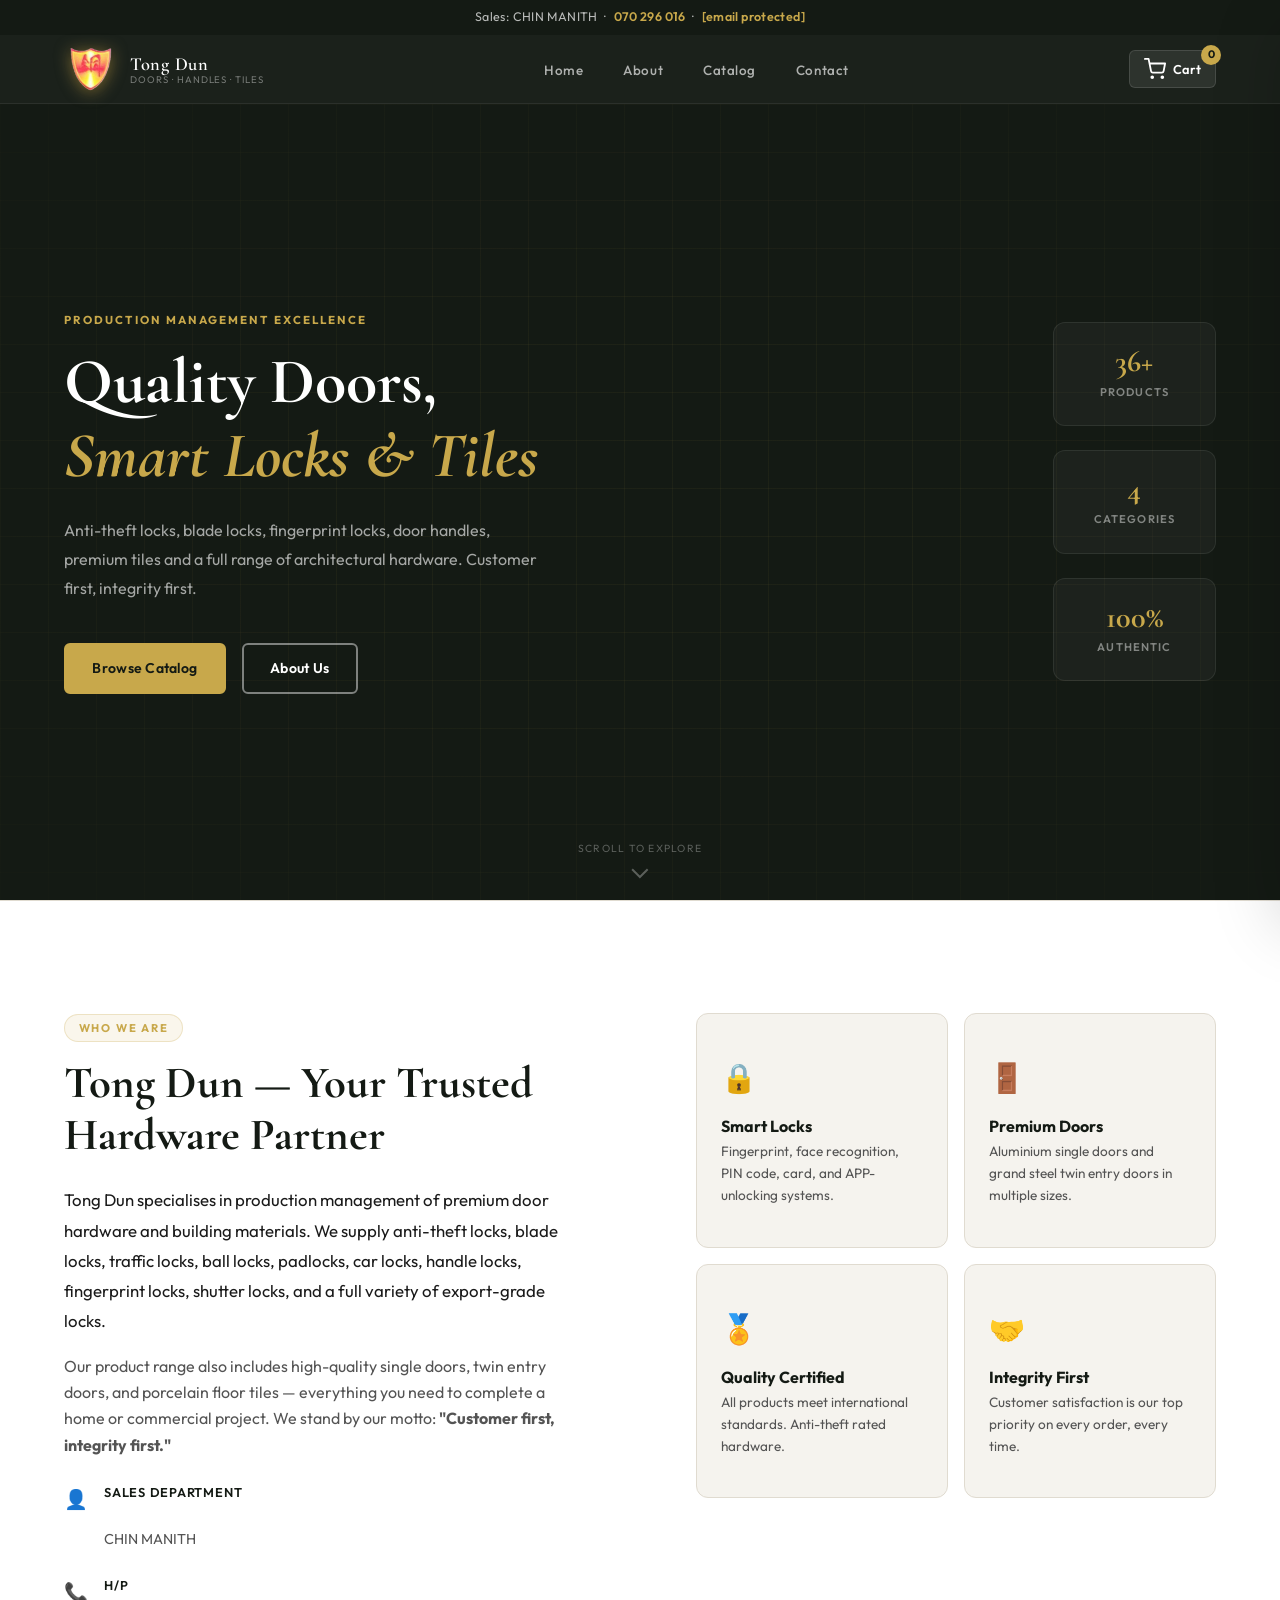
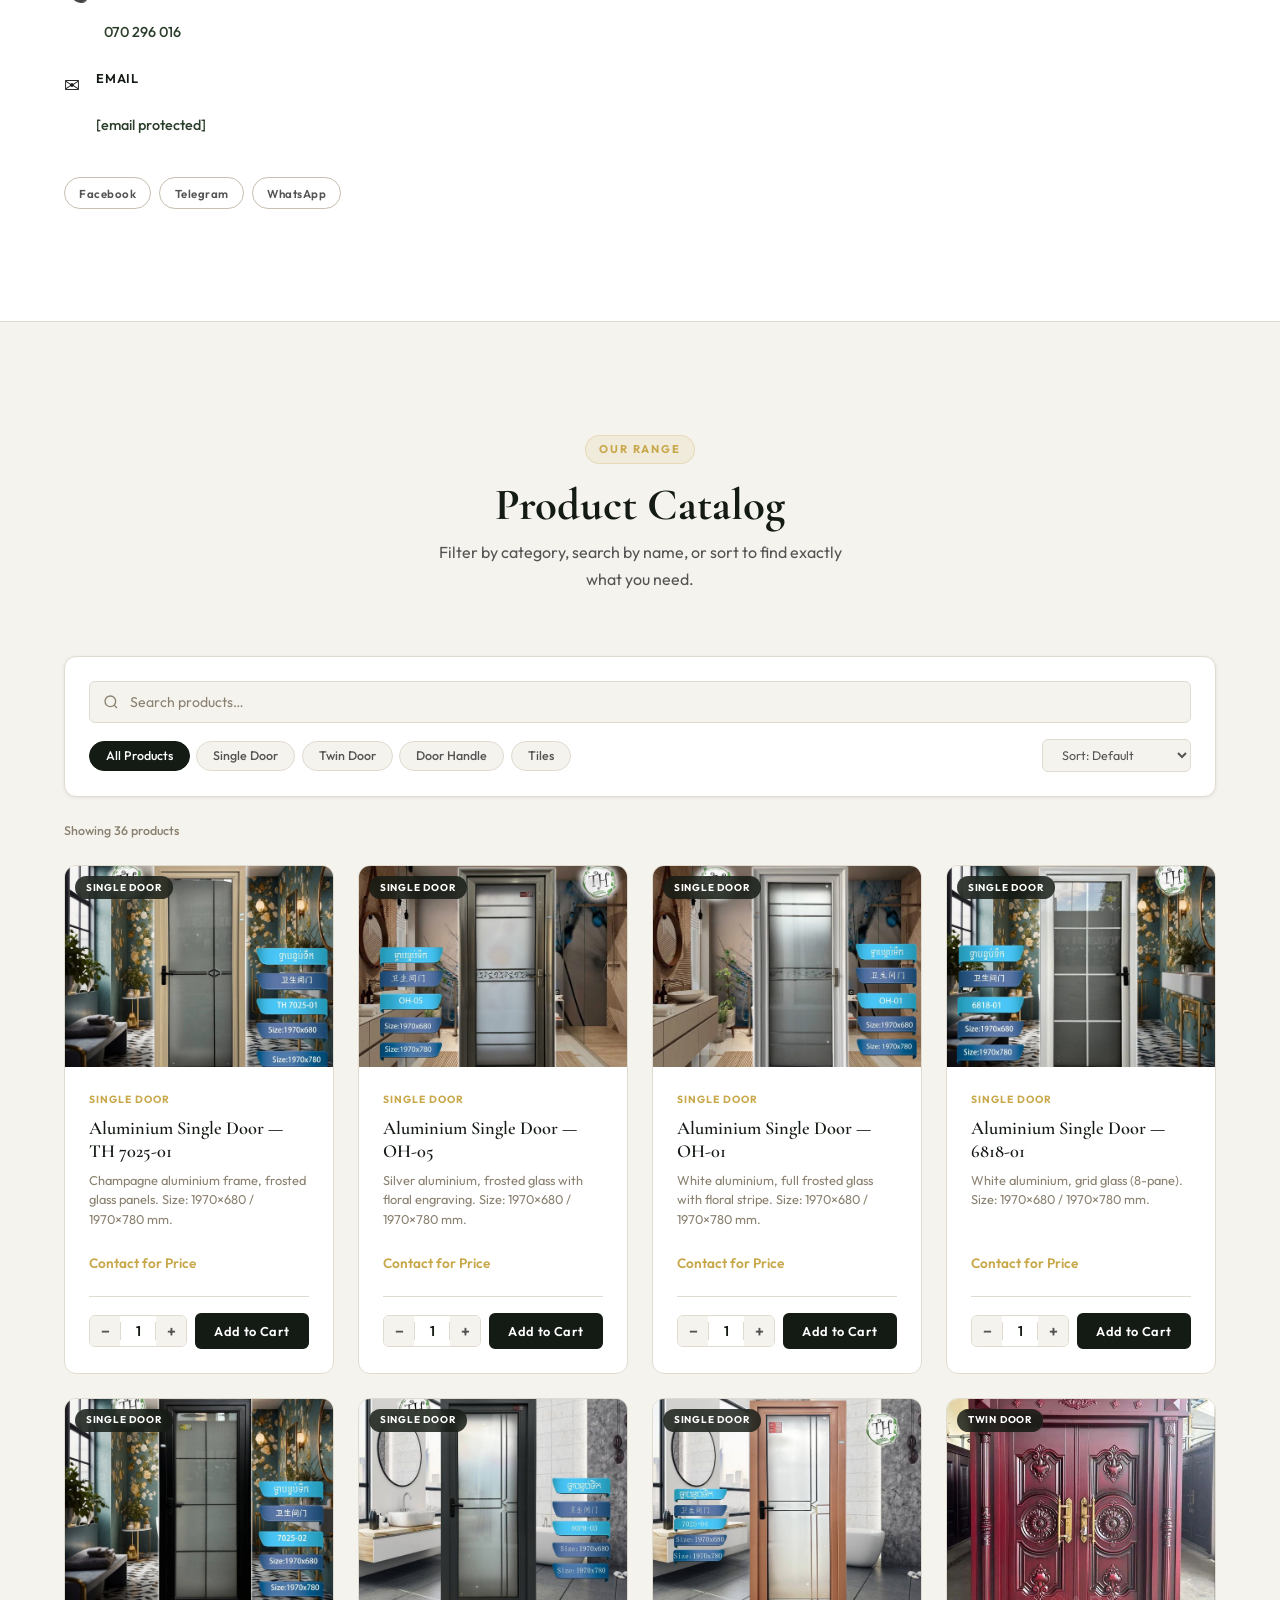
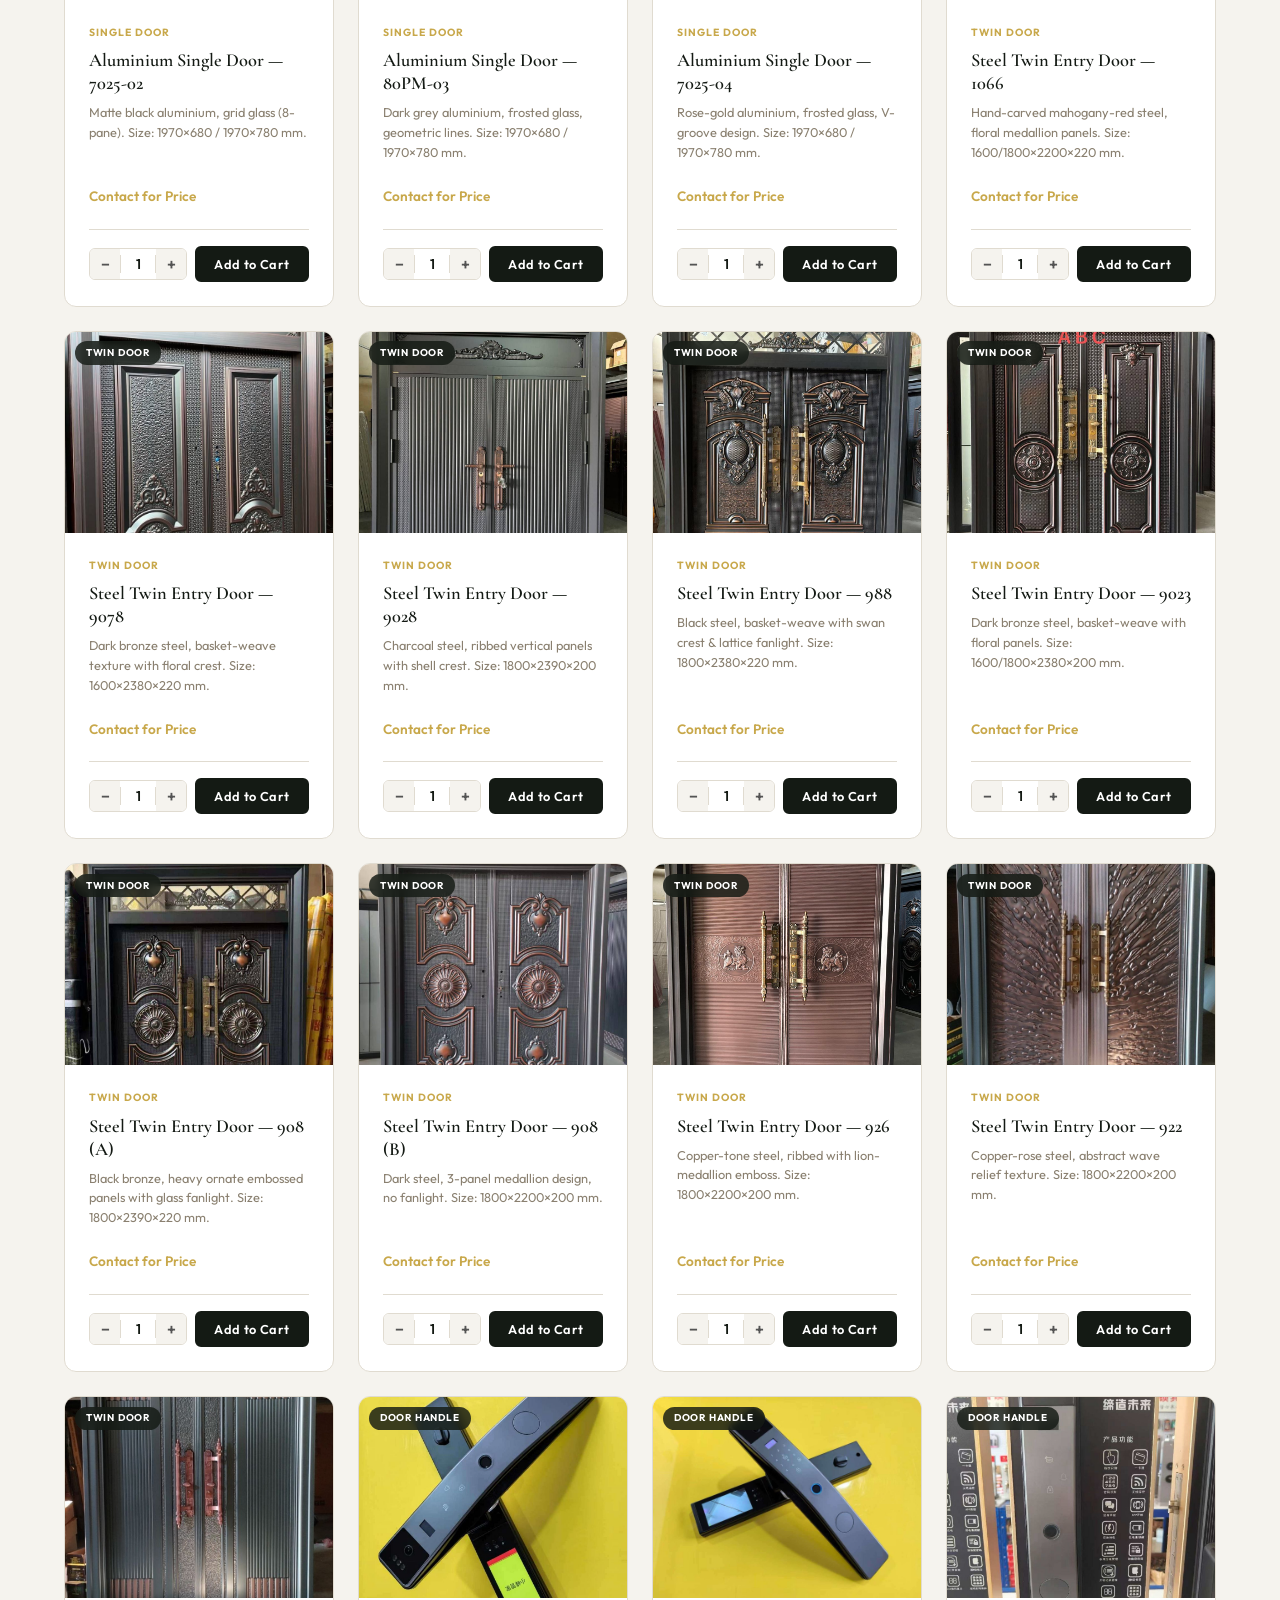
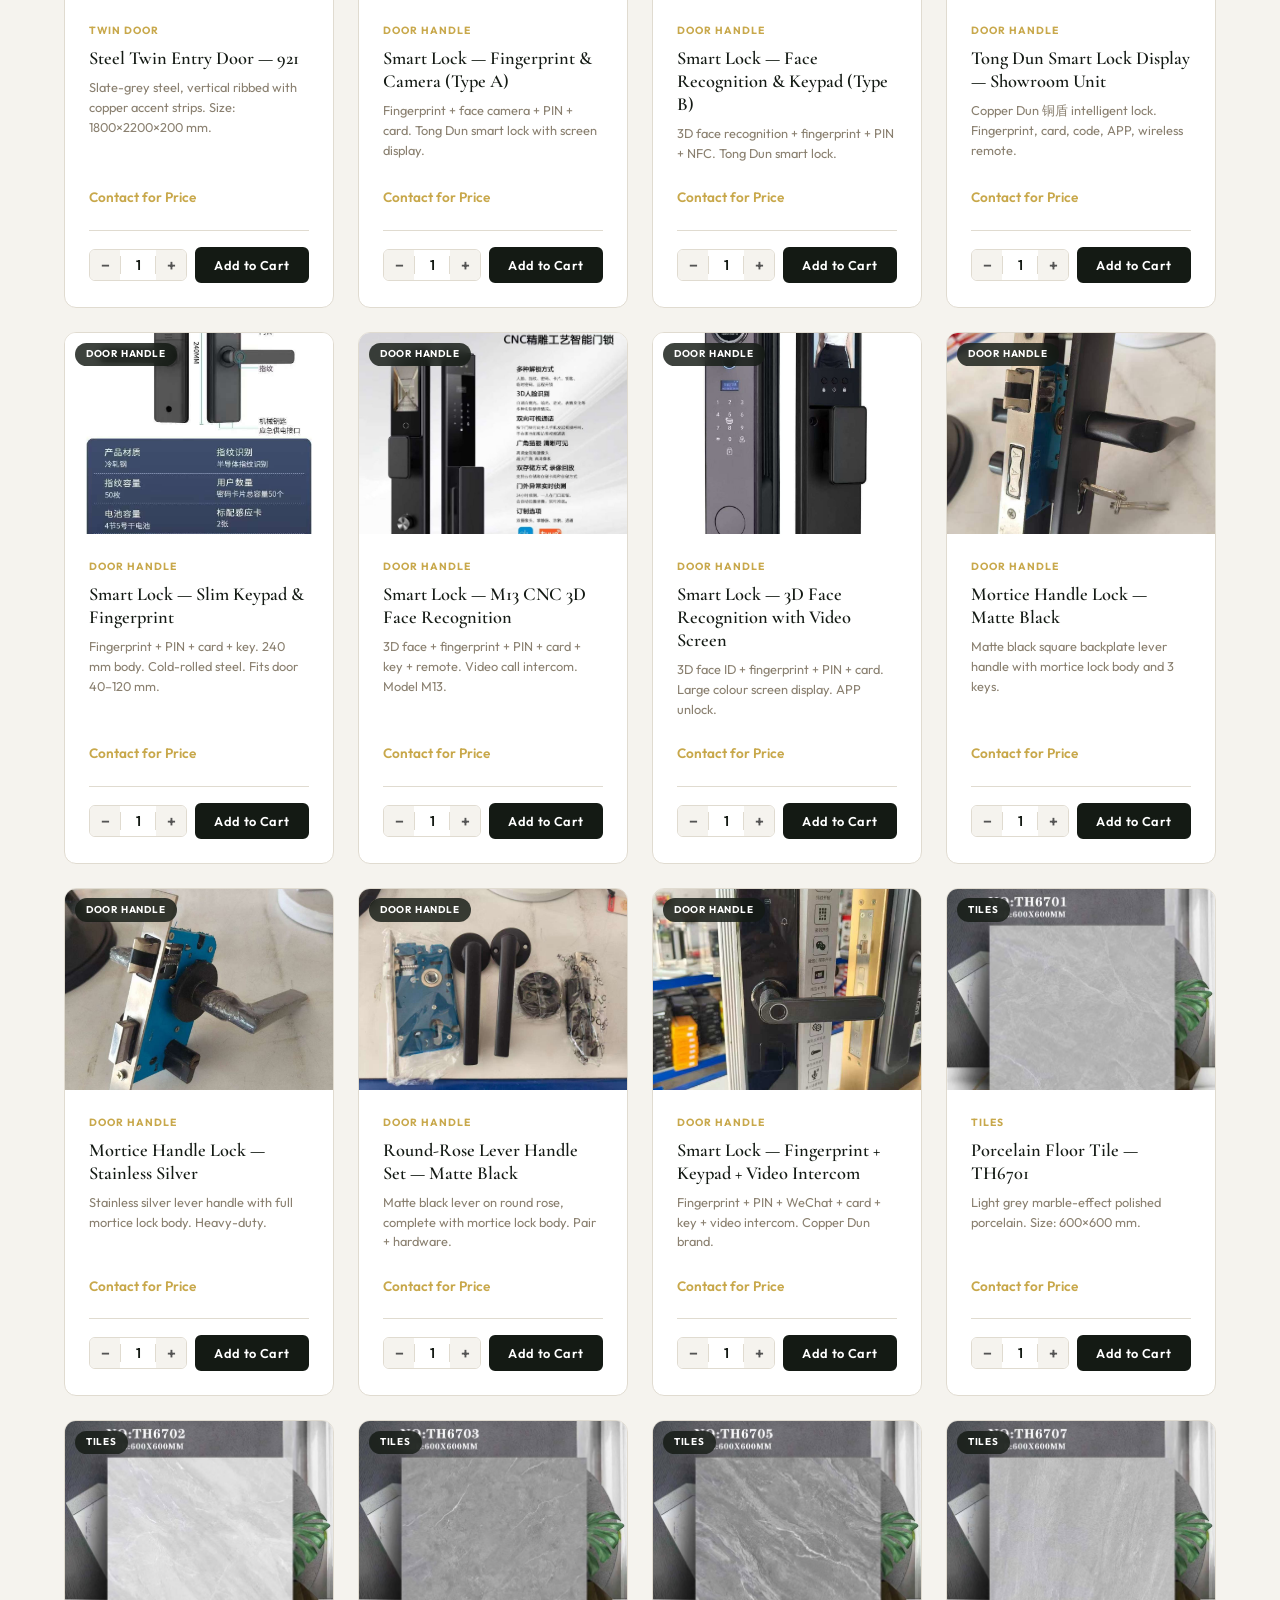
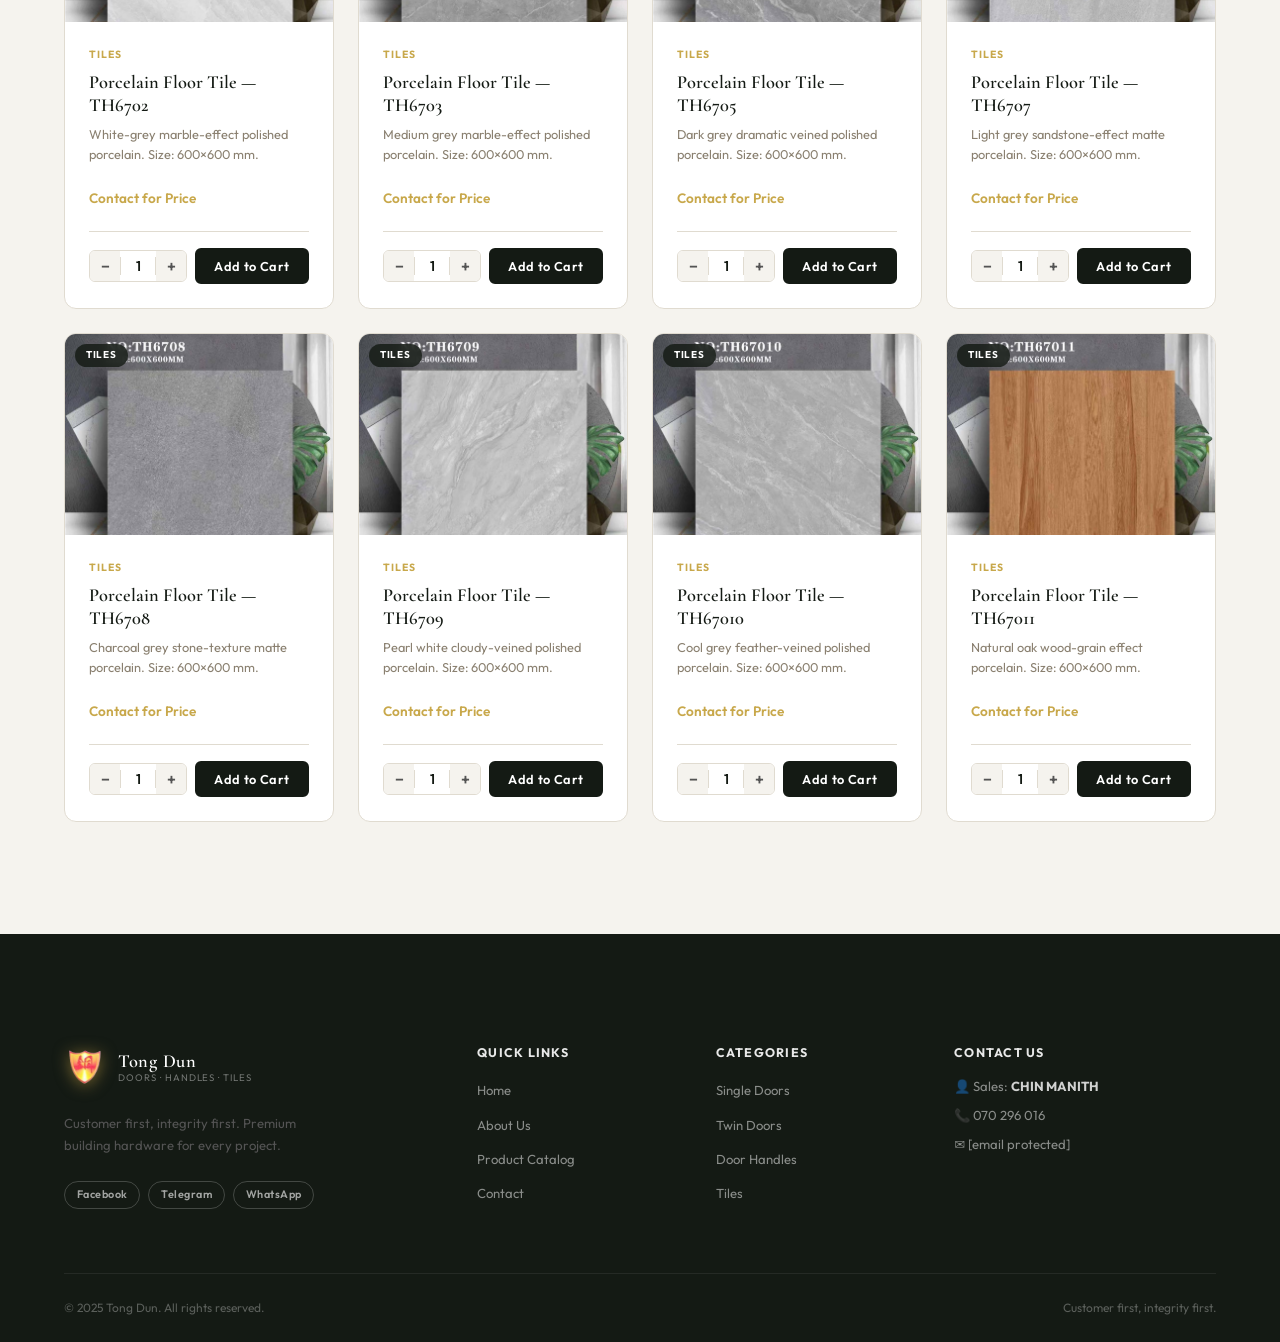
<file: index.html>
<!DOCTYPE html>
<html lang="en">
<head>
  <meta charset="UTF-8" />
  <meta name="viewport" content="width=device-width, initial-scale=1.0" />
  <title>Tong Dun — Doors, Handles & Tiles</title>
  <!-- Favicon — shows your Tong Dun logo on the browser tab -->
  <link rel="icon"             type="image/png" href="logo/TongDun.png" />
  <link rel="shortcut icon"   type="image/png" href="logo/TongDun.png" />
  <link rel="apple-touch-icon"                 href="logo/TongDun.png" />
  <link rel="preconnect" href="https://fonts.googleapis.com" />
  <link rel="preconnect" href="https://fonts.gstatic.com" crossorigin />
  <link href="https://fonts.googleapis.com/css2?family=Cormorant+Garamond:wght@500;600;700&family=Outfit:wght@300;400;500;600;700&display=swap" rel="stylesheet" />
  <link rel="stylesheet" href="style.css" />
</head>
<body>

  <!-- ═══ ANNOUNCEMENT BAR ═══ -->
  <div class="announcement-bar">
    Sales: CHIN MANITH &nbsp;·&nbsp;
    <a href="tel:070296016">070 296 016</a> &nbsp;·&nbsp;
    <a href="/cdn-cgi/l/email-protection#96f5fef7e4fbf5f9f7fad6f1fbf7fffab8f5f9fb"><span class="__cf_email__" data-cfemail="0e6d666f7c636d616f624e69636f6762206d6163">[email&#160;protected]</span></a>
  </div>

  <!-- ═══ HEADER ═══ -->
  <header class="site-header" id="top">
    <div class="header-inner container">

      <!-- LOGO — uses your real TongDun.png logo image -->
      <a href="#top" class="brand">
        <div class="logo-img-wrap">
          <img src="logo/TongDun.png" alt="Tong Dun Logo" class="logo-img" />
        </div>
        <div class="brand-text">
          <span class="brand-name">Tong Dun</span>
          <span class="brand-sub">Doors · Handles · Tiles</span>
        </div>
      </a>

      <nav class="main-nav" id="mainNav">
        <ul>
          <li><a href="#home"    class="nav-link">Home</a></li>
          <li><a href="#about"   class="nav-link">About</a></li>
          <li><a href="#catalog" class="nav-link">Catalog</a></li>
          <li><a href="#contact" class="nav-link">Contact</a></li>
        </ul>
      </nav>

      <div class="header-actions">
        <button class="cart-toggle-btn" id="cartToggleBtn" aria-label="Open shopping cart">
          <span class="cart-icon">
            <svg width="22" height="22" viewBox="0 0 24 24" fill="none" stroke="currentColor" stroke-width="2" stroke-linecap="round" stroke-linejoin="round">
              <circle cx="9" cy="21" r="1"/><circle cx="20" cy="21" r="1"/>
              <path d="M1 1h4l2.68 13.39a2 2 0 0 0 2 1.61h9.72a2 2 0 0 0 2-1.61L23 6H6"/>
            </svg>
          </span>
          <span class="cart-badge" id="cartBadge">0</span>
          <span class="cart-label">Cart</span>
        </button>
        <button class="nav-toggle" id="navToggle" aria-label="Toggle navigation">
          <span></span><span></span><span></span>
        </button>
      </div>

    </div>
  </header>

  <!-- ═══ HERO ═══ -->
  <section class="hero" id="home">
    <div class="hero-bg-grid"></div>
    <div class="container hero-content">
      <div class="hero-text-block">
        <p class="hero-eyebrow">Production Management Excellence</p>
        <h1 class="hero-headline">Quality Doors,<br><em>Smart Locks & Tiles</em></h1>
        <p class="hero-sub">
          Anti-theft locks, blade locks, fingerprint locks, door handles, premium tiles
          and a full range of architectural hardware. Customer first, integrity first.
        </p>
        <div class="hero-cta-group">
          <a href="#catalog" class="btn btn-primary">Browse Catalog</a>
          <a href="#about"   class="btn btn-outline">About Us</a>
        </div>
      </div>
      <div class="hero-stats-block">
        <div class="hero-stat">
          <span class="stat-val">36+</span>
          <span class="stat-lbl">Products</span>
        </div>
        <div class="hero-stat">
          <span class="stat-val">4</span>
          <span class="stat-lbl">Categories</span>
        </div>
        <div class="hero-stat">
          <span class="stat-val">100%</span>
          <span class="stat-lbl">Authentic</span>
        </div>
      </div>
    </div>
    <div class="hero-scroll-hint">
      <span>Scroll to explore</span>
      <div class="scroll-arrow"></div>
    </div>
  </section>

  <!-- ═══ ABOUT ═══ -->
  <section class="about" id="about">
    <div class="container">
      <div class="about-grid">

        <div class="about-info">
          <span class="section-label">Who We Are</span>
          <h2>Tong Dun — Your Trusted Hardware Partner</h2>
          <p class="about-lead">
            Tong Dun specialises in production management of premium door hardware and building materials.
            We supply anti-theft locks, blade locks, traffic locks, ball locks, padlocks,
            car locks, handle locks, fingerprint locks, shutter locks, and a full variety of export-grade locks.
          </p>
          <p class="about-body">
            Our product range also includes high-quality single doors, twin entry doors, and porcelain
            floor tiles — everything you need to complete a home or commercial project. We stand by our motto:
            <strong>"Customer first, integrity first."</strong>
          </p>



          <ul class="info-list">
            <li>
              <span class="info-icon">👤</span>
              <div>
                <strong>Sales Department</strong><br>
                CHIN MANITH
              </div>
            </li>
            <li>
              <span class="info-icon">📞</span>
              <div>
                <strong>H/P</strong><br>
                <a href="tel:070296016">070 296 016</a>
              </div>
            </li>
            <li>
              <span class="info-icon">✉️</span>
              <div>
                <strong>Email</strong><br>
                <a href="/cdn-cgi/l/email-protection#2c4f444d5e414f434d406c4b414d4540024f4341"><span class="__cf_email__" data-cfemail="3a59525b485759555b567a5d575b535614595557">[email&#160;protected]</span></a>
              </div>
            </li>
          </ul>

          <div class="social-row">
            <a href="#" class="social-pill">Facebook</a>
            <a href="#" class="social-pill">Telegram</a>
            <a href="#" class="social-pill">WhatsApp</a>
          </div>
        </div>

        <div class="about-features">
          <div class="feat-card">
            <div class="feat-icon">🔒</div>
            <h3>Smart Locks</h3>
            <p>Fingerprint, face recognition, PIN code, card, and APP-unlocking systems.</p>
          </div>
          <div class="feat-card">
            <div class="feat-icon">🚪</div>
            <h3>Premium Doors</h3>
            <p>Aluminium single doors and grand steel twin entry doors in multiple sizes.</p>
          </div>
          <div class="feat-card">
            <div class="feat-icon">🏅</div>
            <h3>Quality Certified</h3>
            <p>All products meet international standards. Anti-theft rated hardware.</p>
          </div>
          <div class="feat-card">
            <div class="feat-icon">🤝</div>
            <h3>Integrity First</h3>
            <p>Customer satisfaction is our top priority on every order, every time.</p>
          </div>
        </div>

      </div>
    </div>
  </section>

  <!-- ═══ CATALOG ═══ -->
  <section class="catalog" id="catalog">
    <div class="container">
      <div class="catalog-heading">
        <span class="section-label">Our Range</span>
        <h2>Product Catalog</h2>
        <p>Filter by category, search by name, or sort to find exactly what you need.</p>
      </div>

      <!-- TOOLBAR -->
      <div class="toolbar">
        <div class="search-box">
          <svg class="search-ico" width="16" height="16" viewBox="0 0 24 24" fill="none" stroke="currentColor" stroke-width="2"><circle cx="11" cy="11" r="8"/><line x1="21" y1="21" x2="16.65" y2="16.65"/></svg>
          <input type="text" id="searchInput" class="search-input" placeholder="Search products…" autocomplete="off" aria-label="Search products" />
          <button class="search-clear-btn" id="clearSearch" aria-label="Clear">✕</button>
        </div>
        <div class="filter-sort-row">
          <div class="filter-strip" id="filterButtons" role="group" aria-label="Category filters">
            <button class="filter-pill active" data-category="all">All Products</button>
            <button class="filter-pill" data-category="Single Door">Single Door</button>
            <button class="filter-pill" data-category="Twin Door">Twin Door</button>
            <button class="filter-pill" data-category="Door Handle">Door Handle</button>
            <button class="filter-pill" data-category="Tiles">Tiles</button>
          </div>
          <select class="sort-select" id="sortSelect" aria-label="Sort products">
            <option value="default">Sort: Default</option>
            <option value="name-asc">Name: A → Z</option>
            <option value="name-desc">Name: Z → A</option>
            <option value="price-asc">Price: Low → High</option>
            <option value="price-desc">Price: High → Low</option>
          </select>
        </div>
      </div>

      <p class="result-count" id="resultCount"></p>
      <div class="product-grid" id="productGrid"></div>

      <div class="empty-state" id="emptyState" hidden>
        <div class="empty-icon">📦</div>
        <h3>No products found</h3>
        <p>Try adjusting your search or selecting a different category.</p>
        <button class="btn btn-primary" id="resetFiltersBtn">Reset Filters</button>
      </div>
    </div>
  </section>

  <!-- ═══ FOOTER ═══ -->
  <footer class="site-footer" id="contact">
    <div class="container">
      <div class="footer-grid">

        <div class="footer-brand-col">
          <a href="#top" class="brand brand--light">
            <div class="logo-img-wrap logo-img-wrap--sm">
              <img src="logo/TongDun.png" alt="Tong Dun" class="logo-img" />
            </div>
            <div class="brand-text">
              <span class="brand-name">Tong Dun</span>
              <span class="brand-sub">Doors · Handles · Tiles</span>
            </div>
          </a>
          <p class="footer-tagline">Customer first, integrity first. Premium building hardware for every project.</p>
          <div class="social-row">
            <a href="#" class="social-pill social-pill--sm">Facebook</a>
            <a href="#" class="social-pill social-pill--sm">Telegram</a>
            <a href="#" class="social-pill social-pill--sm">WhatsApp</a>
          </div>
        </div>

        <div class="footer-col">
          <h4>Quick Links</h4>
          <ul>
            <li><a href="#home">Home</a></li>
            <li><a href="#about">About Us</a></li>
            <li><a href="#catalog">Product Catalog</a></li>
            <li><a href="#contact">Contact</a></li>
          </ul>
        </div>

        <div class="footer-col">
          <h4>Categories</h4>
          <ul>
            <li><a href="#catalog" data-cat="Single Door">Single Doors</a></li>
            <li><a href="#catalog" data-cat="Twin Door">Twin Doors</a></li>
            <li><a href="#catalog" data-cat="Door Handle">Door Handles</a></li>
            <li><a href="#catalog" data-cat="Tiles">Tiles</a></li>
          </ul>
        </div>

        <div class="footer-col">
          <h4>Contact Us</h4>
          <ul class="footer-contact-list">
            <li>👤 Sales: <strong style="color:rgba(255,255,255,.8)">CHIN MANITH</strong></li>
            <li>📞 <a href="tel:070296016">070 296 016</a></li>
            <li>✉️ <a href="/cdn-cgi/l/email-protection#c7a4afa6b5aaa4a8a6ab87a0aaa6aeabe9a4a8aa"><span class="__cf_email__" data-cfemail="ddbeb5bcafb0beb2bcb19dbab0bcb4b1f3beb2b0">[email&#160;protected]</span></a></li>
          </ul>
        </div>

      </div>
      <div class="footer-bottom">
        <p>© 2025 Tong Dun. All rights reserved.</p>
        <p>Customer first, integrity first.</p>
      </div>
    </div>
  </footer>

  <!-- ═══ CART SIDEBAR ═══ -->
  <div class="cart-overlay" id="cartOverlay"></div>
  <aside class="cart-sidebar" id="cartSidebar" aria-label="Shopping cart">
    <div class="cart-header">
      <h2>Your Cart</h2>
      <button class="cart-close-btn" id="cartCloseBtn" aria-label="Close cart">✕</button>
    </div>
    <div class="cart-items-wrap" id="cartItemsWrap"></div>
    <div class="cart-footer"    id="cartFooter"></div>
  </aside>

  <!-- ═══ PRODUCT DETAIL MODAL ═══ -->
  <div class="modal-overlay" id="modalOverlay" hidden>
    <div class="modal" role="dialog" aria-modal="true" aria-labelledby="modalTitle">
      <button class="modal-close" id="modalClose" aria-label="Close modal">✕</button>
      <div class="modal-body" id="modalBody"></div>
    </div>
  </div>

  <!-- ═══ RECEIPT MODAL ═══ -->
  <div class="receipt-overlay" id="receiptOverlay" hidden>
    <div class="receipt-dialog" id="receiptDialog" role="dialog" aria-modal="true">
      <div class="receipt-actions no-print">
        <button class="btn btn-primary" id="printReceiptBtn">🖨 Print Receipt</button>
        <button class="receipt-close-btn" id="receiptCloseBtn">✕ Close</button>
      </div>
      <div class="receipt-paper" id="receiptPaper"></div>
    </div>
  </div>

  <!-- ═══ TOAST ═══ -->
  <div class="toast-container" id="toastContainer" aria-live="polite"></div>

  <script src="script.js"></script>
</body>
</html>
</file>
<file: style.css>
/* ================================================================
   TONG DUN — style.css
   ================================================================ */

:root {
  --c-dark:       #141a14;
  --c-mid:        #2b3d2b;
  --c-accent:     #c8a84b;
  --c-accent-dk:  #a8882e;
  --c-accent-bg:  rgba(200,168,75,.10);
  --c-bg:         #f5f3ee;
  --c-surface:    #ffffff;
  --c-border:     #e0dbd0;
  --c-border-dk:  #c8c0b0;
  --c-text:       #1a1a1a;
  --c-text-2:     #545454;
  --c-text-3:     #8a8070;
  --font-display: 'Cormorant Garamond', Georgia, serif;
  --font-body:    'Outfit', system-ui, sans-serif;
  --sp-xs:.25rem; --sp-sm:.5rem; --sp-md:1rem; --sp-lg:1.5rem;
  --sp-xl:2.5rem; --sp-2xl:4rem; --sp-3xl:7rem;
  --max-w:1200px;
  --r-sm:6px; --r-md:12px; --r-lg:20px;
  --sh-sm:0 1px 4px rgba(0,0,0,.07);
  --sh-md:0 4px 20px rgba(0,0,0,.09);
  --sh-lg:0 14px 48px rgba(0,0,0,.13);
  --sh-xl:0 24px 64px rgba(0,0,0,.18);
  --ease:.2s cubic-bezier(.4,0,.2,1);
  --ease-slow:.4s cubic-bezier(.4,0,.2,1);
}

*,*::before,*::after{box-sizing:border-box;margin:0;padding:0}
html{scroll-behavior:smooth;font-size:16px}
body{font-family:var(--font-body);background:var(--c-bg);color:var(--c-text);line-height:1.65;overflow-x:hidden;-webkit-font-smoothing:antialiased}
img{display:block;max-width:100%}
a{color:inherit;text-decoration:none}
ul{list-style:none}
button{font-family:var(--font-body)}
h1,h2,h3,h4{font-family:var(--font-display);color:var(--c-dark);line-height:1.15}
h1{font-size:clamp(2.4rem,5vw,4rem)}
h2{font-size:clamp(1.8rem,3.5vw,2.8rem)}
h3{font-size:1.15rem}
h4{font-size:.95rem;font-family:var(--font-body);font-weight:600;letter-spacing:.04em;text-transform:uppercase}
p{color:var(--c-text-2)}
em{font-style:italic;color:var(--c-accent)}

/* ── UTILITIES ── */
.container{width:100%;max-width:var(--max-w);margin-inline:auto;padding-inline:var(--sp-lg)}

.section-label{display:inline-block;font-size:.7rem;font-weight:700;letter-spacing:.16em;text-transform:uppercase;color:var(--c-accent);background:var(--c-accent-bg);border:1px solid rgba(200,168,75,.25);padding:.25rem .85rem;border-radius:999px;margin-bottom:var(--sp-md)}

.btn{display:inline-flex;align-items:center;gap:.4rem;padding:.75rem 1.65rem;border-radius:var(--r-sm);font-size:.88rem;font-weight:600;font-family:var(--font-body);cursor:pointer;border:2px solid transparent;transition:background var(--ease),color var(--ease),border-color var(--ease),transform var(--ease),box-shadow var(--ease);letter-spacing:.02em;white-space:nowrap}
.btn:active{transform:scale(.97)}
.btn-primary{background:var(--c-accent);color:var(--c-dark);border-color:var(--c-accent)}
.btn-primary:hover{background:var(--c-accent-dk);border-color:var(--c-accent-dk);transform:translateY(-2px);box-shadow:0 6px 20px rgba(200,168,75,.4)}
.btn-outline{background:transparent;color:#fff;border-color:rgba(255,255,255,.45)}
.btn-outline:hover{background:rgba(255,255,255,.12);border-color:#fff}
.btn-ghost{background:transparent;color:var(--c-dark);border-color:var(--c-border-dk)}
.btn-ghost:hover{background:var(--c-dark);color:#fff;border-color:var(--c-dark)}
.btn-sm{padding:.45rem 1rem;font-size:.8rem}

/* ── ANNOUNCEMENT BAR ── */
.announcement-bar{background:var(--c-dark);color:rgba(255,255,255,.7);text-align:center;font-size:.78rem;padding:.45rem var(--sp-lg);letter-spacing:.03em}
.announcement-bar a{color:var(--c-accent);font-weight:600;transition:color var(--ease)}
.announcement-bar a:hover{color:var(--c-accent-dk)}

/* ── HEADER ── */
.site-header{position:sticky;top:0;z-index:800;background:rgba(20,26,20,.97);backdrop-filter:blur(12px);-webkit-backdrop-filter:blur(12px);border-bottom:1px solid rgba(255,255,255,.07);transition:box-shadow var(--ease)}
.site-header.scrolled{box-shadow:0 2px 20px rgba(0,0,0,.3)}
.header-inner{display:flex;align-items:center;justify-content:space-between;height:68px}

/* Brand with real logo image */
.brand{display:flex;align-items:center;gap:.75rem;flex-shrink:0}
/* Logo image wrapper — no background box, no border, just the transparent PNG */
.logo-img-wrap{width:54px;height:54px;overflow:visible;background:none;border:none;display:flex;align-items:center;justify-content:center;flex-shrink:0;transition:transform var(--ease)}
.logo-img-wrap:hover{transform:scale(1.1) rotate(-4deg)}
.logo-img{width:100%;height:100%;object-fit:contain;object-position:center;display:block;filter:drop-shadow(0 2px 8px rgba(200,168,75,.6)) drop-shadow(0 1px 3px rgba(0,0,0,.4))}
.logo-img-wrap--sm{width:42px;height:42px}

.brand-text{display:flex;flex-direction:column;line-height:1.1}
.brand-name{font-family:var(--font-display);font-size:1.15rem;font-weight:600;color:#fff;letter-spacing:.04em}
.brand-sub{font-size:.6rem;font-weight:400;letter-spacing:.1em;text-transform:uppercase;color:rgba(255,255,255,.4)}

/* Keep old logo-mark class for fallback */
.logo-mark{width:44px;height:44px;background:var(--c-accent);border-radius:var(--r-sm);display:grid;place-items:center;flex-shrink:0;transition:transform var(--ease)}
.logo-mark span{font-family:var(--font-display);font-size:1rem;font-weight:700;color:var(--c-dark);letter-spacing:.04em}

.main-nav ul{display:flex;gap:var(--sp-xl)}
.nav-link{font-size:.84rem;font-weight:500;color:rgba(255,255,255,.65);letter-spacing:.04em;position:relative;padding-bottom:2px;transition:color var(--ease)}
.nav-link::after{content:'';position:absolute;bottom:-2px;left:0;width:0;height:2px;background:var(--c-accent);border-radius:999px;transition:width var(--ease)}
.nav-link:hover{color:#fff}
.nav-link:hover::after{width:100%}

.header-actions{display:flex;align-items:center;gap:var(--sp-sm)}
.cart-toggle-btn{display:flex;align-items:center;gap:.4rem;background:rgba(255,255,255,.08);border:1px solid rgba(255,255,255,.12);color:#fff;padding:.45rem .9rem;border-radius:var(--r-sm);cursor:pointer;position:relative;transition:background var(--ease),border-color var(--ease)}
.cart-toggle-btn:hover{background:rgba(200,168,75,.15);border-color:var(--c-accent)}
.cart-icon{display:flex;align-items:center}
.cart-badge{position:absolute;top:-6px;right:-6px;min-width:20px;height:20px;background:var(--c-accent);color:var(--c-dark);font-size:.68rem;font-weight:700;border-radius:999px;display:grid;place-items:center;padding:0 4px;line-height:1;transition:transform .2s ease}
.cart-badge.bump{animation:badgeBump .3s ease}
.cart-label{font-size:.8rem;font-weight:600}
.nav-toggle{display:none;flex-direction:column;gap:5px;background:none;border:none;cursor:pointer;padding:.5rem}
.nav-toggle span{display:block;width:22px;height:2px;background:#fff;border-radius:999px;transition:transform var(--ease),opacity var(--ease)}
.nav-toggle.open span:nth-child(1){transform:translateY(7px) rotate(45deg)}
.nav-toggle.open span:nth-child(2){opacity:0}
.nav-toggle.open span:nth-child(3){transform:translateY(-7px) rotate(-45deg)}

/* ── HERO ── */
.hero{position:relative;min-height:calc(100svh - 68px - 36px);display:flex;flex-direction:column;justify-content:center;background:var(--c-dark);overflow:hidden;padding-block:var(--sp-3xl)}
.hero-bg-grid{position:absolute;inset:0;background-image:linear-gradient(rgba(200,168,75,.06) 1px,transparent 1px),linear-gradient(90deg,rgba(200,168,75,.06) 1px,transparent 1px);background-size:48px 48px;mask-image:radial-gradient(ellipse 80% 80% at 50% 50%,black 30%,transparent 100%)}
.hero-content{position:relative;display:flex;align-items:center;justify-content:space-between;gap:var(--sp-2xl);flex-wrap:wrap;animation:fadeUp .7s ease both}
.hero-text-block{flex:1;min-width:280px;max-width:600px}
.hero-eyebrow{font-size:.72rem;font-weight:700;letter-spacing:.18em;text-transform:uppercase;color:var(--c-accent);margin-bottom:var(--sp-md)}
.hero-headline{color:#fff;margin-bottom:var(--sp-lg)}
.hero-sub{color:rgba(255,255,255,.62);font-size:1rem;line-height:1.8;margin-bottom:var(--sp-xl);max-width:480px}
.hero-cta-group{display:flex;gap:var(--sp-md);flex-wrap:wrap}
.hero-stats-block{display:flex;flex-direction:column;gap:var(--sp-lg);align-self:center}
.hero-stat{background:rgba(255,255,255,.04);border:1px solid rgba(255,255,255,.08);border-radius:var(--r-md);padding:var(--sp-lg) var(--sp-xl);text-align:center;min-width:130px;backdrop-filter:blur(6px);transition:background var(--ease),border-color var(--ease)}
.hero-stat:hover{background:rgba(200,168,75,.08);border-color:rgba(200,168,75,.25)}
.stat-val{display:block;font-family:var(--font-display);font-size:1.9rem;font-weight:700;color:var(--c-accent);line-height:1}
.stat-lbl{display:block;font-size:.7rem;font-weight:600;letter-spacing:.1em;text-transform:uppercase;color:rgba(255,255,255,.45);margin-top:.3rem}
.hero-scroll-hint{position:absolute;bottom:var(--sp-lg);left:50%;transform:translateX(-50%);display:flex;flex-direction:column;align-items:center;gap:.4rem;font-size:.65rem;letter-spacing:.12em;text-transform:uppercase;color:rgba(255,255,255,.3);animation:scrollBounce 2s ease-in-out infinite}
.scroll-arrow{width:12px;height:12px;border-right:2px solid rgba(255,255,255,.3);border-bottom:2px solid rgba(255,255,255,.3);transform:rotate(45deg)}

/* ── ABOUT ── */
.about{padding-block:var(--sp-3xl);background:var(--c-surface);border-top:1px solid var(--c-border);border-bottom:1px solid var(--c-border)}
.about-grid{display:grid;grid-template-columns:1fr 1fr;gap:var(--sp-3xl);align-items:start}
.about-info h2{margin-bottom:var(--sp-lg)}
.about-lead{font-size:1.05rem;line-height:1.8;margin-bottom:var(--sp-md);color:var(--c-text)}
.about-body{margin-bottom:var(--sp-lg)}



.info-list{display:flex;flex-direction:column;gap:var(--sp-lg);margin-bottom:var(--sp-xl)}
.info-list li{display:flex;gap:var(--sp-md);align-items:flex-start}
.info-icon{font-size:1.2rem;flex-shrink:0;margin-top:.1rem}
.info-list li div{font-size:.9rem;color:var(--c-text-2);line-height:1.6}
.info-list li strong{display:block;color:var(--c-dark);font-weight:600;font-size:.8rem;letter-spacing:.06em;text-transform:uppercase;margin-bottom:.15rem}
.info-list a{color:var(--c-mid);font-weight:500;transition:color var(--ease)}
.info-list a:hover{color:var(--c-accent)}
.social-row{display:flex;gap:.5rem;flex-wrap:wrap}
.social-pill{display:inline-block;padding:.35rem .9rem;border-radius:999px;border:1.5px solid var(--c-border-dk);font-size:.72rem;font-weight:600;letter-spacing:.04em;color:var(--c-text-2);transition:background var(--ease),border-color var(--ease),color var(--ease),transform var(--ease)}
.social-pill:hover{background:var(--c-dark);border-color:var(--c-dark);color:#fff;transform:translateY(-2px)}
.social-pill--sm{padding:.28rem .75rem;font-size:.68rem;border-color:rgba(255,255,255,.2);color:rgba(255,255,255,.6)}
.social-pill--sm:hover{background:var(--c-accent);border-color:var(--c-accent);color:var(--c-dark)}
.about-features{display:grid;grid-template-columns:1fr 1fr;gap:var(--sp-md)}
.feat-card{background:var(--c-bg);border:1px solid var(--c-border);border-radius:var(--r-md);padding:var(--sp-xl) var(--sp-lg);transition:box-shadow var(--ease),transform var(--ease),border-color var(--ease)}
.feat-card:hover{box-shadow:var(--sh-md);transform:translateY(-4px);border-color:rgba(200,168,75,.35)}
.feat-icon{font-size:1.8rem;margin-bottom:var(--sp-md)}
.feat-card h3{font-family:var(--font-body);font-weight:700;font-size:1rem;color:var(--c-dark);margin-bottom:.35rem}
.feat-card p{font-size:.85rem;line-height:1.6}

/* ── CATALOG ── */
.catalog{padding-block:var(--sp-3xl);background:var(--c-bg)}
.catalog-heading{text-align:center;margin-bottom:var(--sp-2xl)}
.catalog-heading h2{margin-bottom:.5rem}
.catalog-heading p{max-width:440px;margin-inline:auto}
.toolbar{background:var(--c-surface);border:1px solid var(--c-border);border-radius:var(--r-md);padding:var(--sp-lg);margin-bottom:var(--sp-lg);display:flex;flex-direction:column;gap:var(--sp-md);box-shadow:var(--sh-sm)}
.search-box{position:relative;display:flex;align-items:center}
.search-ico{position:absolute;left:.9rem;color:var(--c-text-3);pointer-events:none}
.search-input{width:100%;padding:.7rem 2.5rem .7rem 2.5rem;border:1.5px solid var(--c-border);border-radius:var(--r-sm);background:var(--c-bg);font-family:var(--font-body);font-size:.88rem;color:var(--c-text);transition:border-color var(--ease),box-shadow var(--ease);outline:none}
.search-input:focus{border-color:var(--c-accent);box-shadow:0 0 0 3px rgba(200,168,75,.15)}
.search-input::placeholder{color:var(--c-text-3)}
.search-clear-btn{position:absolute;right:.5rem;background:none;border:none;cursor:pointer;color:var(--c-text-3);font-size:.8rem;padding:.35rem .5rem;border-radius:50%;display:none;transition:color var(--ease),background var(--ease)}
.search-clear-btn.visible{display:block}
.search-clear-btn:hover{color:var(--c-text);background:var(--c-border)}
.filter-sort-row{display:flex;align-items:center;gap:var(--sp-md);flex-wrap:wrap}
.filter-strip{display:flex;gap:.4rem;flex-wrap:wrap;align-items:center;flex:1}
.filter-pill{padding:.4rem 1rem;border-radius:999px;border:1.5px solid var(--c-border);background:var(--c-bg);font-family:var(--font-body);font-size:.78rem;font-weight:500;color:var(--c-text-2);cursor:pointer;transition:background var(--ease),border-color var(--ease),color var(--ease),transform var(--ease);white-space:nowrap}
.filter-pill:hover{border-color:var(--c-accent);color:var(--c-accent);transform:translateY(-1px)}
.filter-pill.active{background:var(--c-dark);border-color:var(--c-dark);color:#fff}
.sort-select{padding:.42rem .9rem;border:1.5px solid var(--c-border);border-radius:var(--r-sm);background:var(--c-bg);font-family:var(--font-body);font-size:.78rem;color:var(--c-text-2);cursor:pointer;outline:none;transition:border-color var(--ease);flex-shrink:0}
.sort-select:focus{border-color:var(--c-accent)}
.result-count{font-size:.78rem;color:var(--c-text-3);font-weight:500;margin-bottom:var(--sp-lg)}

/* ── PRODUCT GRID & CARD ── */
.product-grid{display:grid;grid-template-columns:repeat(auto-fill,minmax(265px,1fr));gap:var(--sp-lg)}
.product-card{background:var(--c-surface);border:1px solid var(--c-border);border-radius:var(--r-md);overflow:hidden;display:flex;flex-direction:column;transition:transform var(--ease-slow),box-shadow var(--ease-slow),border-color var(--ease);animation:fadeUp .4s ease both}
.product-card:hover{transform:translateY(-6px);box-shadow:var(--sh-lg);border-color:rgba(200,168,75,.3)}
.card-img-wrap{position:relative;overflow:hidden;aspect-ratio:4/3;background:var(--c-bg);cursor:pointer}
.card-img-wrap img{width:100%;height:100%;object-fit:cover;transition:transform .45s ease}
.product-card:hover .card-img-wrap img{transform:scale(1.07)}
.card-cat-badge{position:absolute;top:.6rem;left:.6rem;background:rgba(20,26,20,.82);color:#fff;font-size:.62rem;font-weight:700;letter-spacing:.08em;text-transform:uppercase;padding:.22rem .7rem;border-radius:999px;backdrop-filter:blur(4px)}
.card-view-overlay{position:absolute;inset:0;background:rgba(20,26,20,.55);display:flex;align-items:center;justify-content:center;opacity:0;transition:opacity var(--ease)}
.product-card:hover .card-view-overlay{opacity:1}
.card-view-btn{background:#fff;color:var(--c-dark);border:none;font-size:.78rem;font-weight:700;font-family:var(--font-body);letter-spacing:.06em;text-transform:uppercase;padding:.55rem 1.2rem;border-radius:var(--r-sm);cursor:pointer;transition:background var(--ease),transform var(--ease)}
.card-view-btn:hover{background:var(--c-accent);color:var(--c-dark);transform:scale(1.04)}
.card-body{padding:var(--sp-lg);display:flex;flex-direction:column;flex:1;gap:.5rem}
.card-category{font-size:.65rem;font-weight:700;letter-spacing:.1em;text-transform:uppercase;color:var(--c-accent)}
.card-title{font-family:var(--font-display);font-size:1.15rem;font-weight:600;color:var(--c-dark);line-height:1.25}
.card-info{font-size:.8rem;color:var(--c-text-3);line-height:1.55;flex:1}
.card-price-row{display:flex;align-items:center;justify-content:space-between;margin-top:.4rem}
.card-price{font-family:var(--font-display);font-size:1.35rem;font-weight:700;color:var(--c-dark)}
.card-price .price-unit{font-size:.75rem;font-family:var(--font-body);font-weight:400;color:var(--c-text-3)}
.card-actions{display:flex;align-items:center;gap:.5rem;margin-top:.5rem;border-top:1px solid var(--c-border);padding-top:var(--sp-md)}
.qty-control{display:flex;align-items:center;border:1.5px solid var(--c-border);border-radius:var(--r-sm);overflow:hidden;flex-shrink:0}
.qty-btn{width:30px;height:30px;background:var(--c-bg);border:none;cursor:pointer;font-size:1rem;font-weight:600;color:var(--c-text-2);display:grid;place-items:center;transition:background var(--ease),color var(--ease)}
.qty-btn:hover{background:var(--c-dark);color:#fff}
.qty-input{width:36px;text-align:center;border:none;border-left:1px solid var(--c-border);border-right:1px solid var(--c-border);font-family:var(--font-body);font-size:.85rem;font-weight:600;color:var(--c-dark);background:var(--c-surface);outline:none;-moz-appearance:textfield}
.qty-input::-webkit-inner-spin-button,.qty-input::-webkit-outer-spin-button{display:none}
.add-to-cart-btn{flex:1;padding:.5rem .8rem;background:var(--c-dark);color:#fff;border:2px solid var(--c-dark);border-radius:var(--r-sm);font-family:var(--font-body);font-size:.8rem;font-weight:600;cursor:pointer;letter-spacing:.03em;transition:background var(--ease),border-color var(--ease),transform var(--ease),box-shadow var(--ease);text-align:center}
.add-to-cart-btn:hover{background:var(--c-accent);border-color:var(--c-accent);color:var(--c-dark);transform:translateY(-1px);box-shadow:0 4px 12px rgba(200,168,75,.35)}
.add-to-cart-btn:active{transform:scale(.97)}
.empty-state{text-align:center;padding:var(--sp-3xl) var(--sp-lg)}
.empty-icon{font-size:3.5rem;margin-bottom:var(--sp-md)}
.empty-state h3{margin-bottom:.5rem}
.empty-state p{margin-bottom:var(--sp-lg)}

/* ── CART SIDEBAR ── */
.cart-overlay{position:fixed;inset:0;background:rgba(0,0,0,.55);z-index:900;opacity:0;pointer-events:none;transition:opacity var(--ease-slow);backdrop-filter:blur(2px)}
.cart-overlay.open{opacity:1;pointer-events:all}
.cart-sidebar{position:fixed;top:0;right:0;bottom:0;width:420px;max-width:100vw;background:var(--c-surface);box-shadow:var(--sh-xl);z-index:910;display:flex;flex-direction:column;transform:translateX(100%);transition:transform var(--ease-slow)}
.cart-sidebar.open{transform:translateX(0)}
.cart-header{display:flex;align-items:center;justify-content:space-between;padding:var(--sp-lg) var(--sp-xl);border-bottom:1px solid var(--c-border);background:var(--c-dark);flex-shrink:0}
.cart-header h2{font-family:var(--font-display);font-size:1.4rem;color:#fff;margin:0}
.cart-close-btn{background:rgba(255,255,255,.1);border:1px solid rgba(255,255,255,.15);color:#fff;width:32px;height:32px;border-radius:50%;cursor:pointer;font-size:.9rem;display:grid;place-items:center;transition:background var(--ease)}
.cart-close-btn:hover{background:rgba(255,255,255,.2)}
.cart-items-wrap{flex:1;overflow-y:auto;padding:var(--sp-md);display:flex;flex-direction:column;gap:.75rem}
.cart-items-wrap::-webkit-scrollbar{width:4px}
.cart-items-wrap::-webkit-scrollbar-thumb{background:var(--c-border-dk);border-radius:999px}
.cart-empty{display:flex;flex-direction:column;align-items:center;justify-content:center;height:100%;text-align:center;gap:var(--sp-md);color:var(--c-text-3);padding:var(--sp-xl)}
.cart-empty-icon{font-size:3rem}
.cart-empty h3{font-family:var(--font-body);font-size:1rem;color:var(--c-text-2)}
.cart-item{display:flex;gap:.75rem;align-items:center;background:var(--c-bg);border:1px solid var(--c-border);border-radius:var(--r-sm);padding:.65rem;animation:fadeIn .25s ease}
.cart-item-img{width:64px;height:64px;border-radius:var(--r-sm);object-fit:cover;flex-shrink:0;border:1px solid var(--c-border)}
.cart-item-info{flex:1;min-width:0}
.cart-item-name{font-weight:600;font-size:.88rem;color:var(--c-dark);white-space:nowrap;overflow:hidden;text-overflow:ellipsis}
.cart-item-cat{font-size:.68rem;font-weight:600;letter-spacing:.08em;text-transform:uppercase;color:var(--c-accent)}
.cart-item-price-line{font-size:.78rem;color:var(--c-text-3);margin-top:.15rem}
.cart-item-controls{display:flex;flex-direction:column;align-items:flex-end;gap:.4rem;flex-shrink:0}
.cart-item-subtotal{font-family:var(--font-display);font-size:1rem;font-weight:700;color:var(--c-dark)}
.cart-qty-control{display:flex;align-items:center;border:1px solid var(--c-border);border-radius:var(--r-sm);overflow:hidden}
.cqty-btn{width:26px;height:26px;background:none;border:none;cursor:pointer;font-size:.9rem;color:var(--c-text-2);display:grid;place-items:center;transition:background var(--ease),color var(--ease)}
.cqty-btn:hover{background:var(--c-dark);color:#fff}
.cqty-val{padding:0 .5rem;font-size:.82rem;font-weight:600;color:var(--c-dark);border-left:1px solid var(--c-border);border-right:1px solid var(--c-border);min-width:28px;text-align:center}
.cart-item-remove{background:none;border:none;cursor:pointer;font-size:.75rem;color:var(--c-text-3);padding:.2rem .4rem;border-radius:var(--r-sm);transition:color var(--ease),background var(--ease)}
.cart-item-remove:hover{color:#c62828;background:rgba(198,40,40,.08)}
.cart-footer{border-top:1px solid var(--c-border);padding:var(--sp-lg) var(--sp-xl);background:var(--c-bg);flex-shrink:0;display:flex;flex-direction:column;gap:var(--sp-md)}
.cart-totals table{width:100%;border-collapse:collapse;font-size:.88rem}
.cart-totals td{padding:.3rem 0;color:var(--c-text-2)}
.cart-totals td:last-child{text-align:right;font-weight:600;color:var(--c-dark)}
.cart-totals .total-row td{font-size:1.1rem;font-weight:700;color:var(--c-dark);border-top:1.5px solid var(--c-border-dk);padding-top:.6rem}
.cart-footer-actions{display:flex;flex-direction:column;gap:.5rem}
.cart-footer-actions .btn{width:100%;justify-content:center}
.cart-clear-link{text-align:center;font-size:.75rem;color:var(--c-text-3);cursor:pointer;transition:color var(--ease);background:none;border:none;font-family:var(--font-body)}
.cart-clear-link:hover{color:#c62828}

/* ── PRODUCT MODAL ── */
.modal-overlay{position:fixed;inset:0;background:rgba(0,0,0,.65);z-index:950;display:flex;align-items:center;justify-content:center;padding:var(--sp-lg);backdrop-filter:blur(4px);animation:fadeIn .2s ease}
.modal-overlay[hidden]{display:none}
.modal{background:var(--c-surface);border-radius:var(--r-lg);max-width:700px;width:100%;max-height:90vh;overflow-y:auto;position:relative;box-shadow:var(--sh-xl);animation:scaleIn .25s ease}
.modal::-webkit-scrollbar{width:4px}
.modal::-webkit-scrollbar-thumb{background:var(--c-border-dk);border-radius:999px}
.modal-close{position:sticky;top:var(--sp-md);float:right;margin:var(--sp-md) var(--sp-md) 0 0;background:var(--c-bg);border:1px solid var(--c-border);width:34px;height:34px;border-radius:50%;display:grid;place-items:center;cursor:pointer;font-size:.85rem;color:var(--c-text-2);z-index:2;transition:background var(--ease),color var(--ease)}
.modal-close:hover{background:var(--c-dark);color:#fff}
.modal-body{padding:var(--sp-xl);clear:both}
.modal-body .modal-img{width:100%;aspect-ratio:4/3;object-fit:cover;border-radius:var(--r-md);margin-bottom:var(--sp-xl)}
.modal-body .modal-cat{font-size:.68rem;font-weight:700;letter-spacing:.12em;text-transform:uppercase;color:var(--c-accent);margin-bottom:.4rem}
.modal-body h2{margin-bottom:var(--sp-sm);font-size:clamp(1.4rem,3vw,2rem)}
.modal-body .modal-price{font-family:var(--font-display);font-size:1.8rem;font-weight:700;color:var(--c-dark);margin-bottom:var(--sp-md)}
.modal-body .modal-price .price-unit{font-size:.9rem;font-family:var(--font-body);font-weight:400;color:var(--c-text-3)}
.modal-body .modal-desc{line-height:1.8;margin-bottom:var(--sp-xl)}
.modal-actions{display:flex;gap:var(--sp-sm);align-items:center;flex-wrap:wrap}
.modal-qty-wrap{display:flex;align-items:center;gap:.5rem}
.modal-qty-label{font-size:.82rem;font-weight:600;color:var(--c-text-2)}

/* ── RECEIPT ── */
.receipt-overlay{position:fixed;inset:0;background:rgba(0,0,0,.72);z-index:960;display:flex;align-items:center;justify-content:center;padding:var(--sp-lg);backdrop-filter:blur(4px);animation:fadeIn .2s ease}
.receipt-overlay[hidden]{display:none}
.receipt-dialog{display:flex;flex-direction:column;gap:var(--sp-md);max-height:92vh;width:100%;max-width:560px}
.receipt-actions{display:flex;gap:.5rem;justify-content:flex-end;flex-shrink:0}
.receipt-close-btn{background:rgba(255,255,255,.15);border:1px solid rgba(255,255,255,.25);color:#fff;padding:.55rem 1rem;border-radius:var(--r-sm);font-family:var(--font-body);font-size:.82rem;font-weight:600;cursor:pointer;transition:background var(--ease)}
.receipt-close-btn:hover{background:rgba(255,255,255,.28)}
.receipt-paper{background:#fff;border-radius:var(--r-md);overflow-y:auto;box-shadow:var(--sh-xl);padding:2.5rem;font-family:'Courier New',Courier,monospace;font-size:.82rem;line-height:1.6;color:#111}
.receipt-paper::-webkit-scrollbar{width:4px}
.receipt-paper::-webkit-scrollbar-thumb{background:#ddd;border-radius:999px}
.rcpt-header{text-align:center;border-bottom:2px dashed #ccc;padding-bottom:1rem;margin-bottom:1rem}
.rcpt-logo-wrap{width:64px;height:64px;margin:0 auto .6rem;overflow:visible}
.rcpt-logo-wrap img{width:100%;height:100%;object-fit:contain;object-position:center;display:block}
.rcpt-company{font-family:var(--font-display);font-size:1.4rem;font-weight:700;color:#111;letter-spacing:.02em}
.rcpt-tagline{font-size:.72rem;color:#555}
.rcpt-contact{font-size:.72rem;color:#555;margin-top:.3rem}
.rcpt-divider{border:none;border-top:1px dashed #bbb;margin:.8rem 0}
.rcpt-meta{font-size:.75rem;color:#444;margin-bottom:.5rem}
.rcpt-meta span{font-weight:700;color:#111}
.rcpt-section-title{font-weight:700;font-size:.75rem;text-transform:uppercase;letter-spacing:.1em;color:#333;margin:.5rem 0 .3rem}
.rcpt-table{width:100%;border-collapse:collapse;font-size:.78rem}
.rcpt-table th{text-align:left;font-weight:700;font-size:.7rem;text-transform:uppercase;letter-spacing:.06em;border-bottom:1px solid #ccc;padding:.3rem 0;color:#333}
.rcpt-table th:last-child,.rcpt-table td:last-child{text-align:right}
.rcpt-table td{padding:.4rem 0;border-bottom:1px dotted #eee;vertical-align:top}
.rcpt-totals{margin-top:.5rem}
.rcpt-totals table{width:100%;font-size:.8rem}
.rcpt-totals td{padding:.25rem 0}
.rcpt-totals td:last-child{text-align:right;font-weight:700}
.rcpt-grand-total{border-top:2px solid #111;margin-top:.3rem}
.rcpt-grand-total td{padding-top:.5rem;font-size:1rem;font-weight:900}
.rcpt-footer{text-align:center;margin-top:1rem;padding-top:1rem;border-top:2px dashed #ccc;font-size:.72rem;color:#555}
.rcpt-footer strong{color:#111}

/* ── TOAST ── */
.toast-container{position:fixed;bottom:var(--sp-lg);left:50%;transform:translateX(-50%);z-index:9999;display:flex;flex-direction:column;gap:.5rem;align-items:center;pointer-events:none}
.toast{background:var(--c-dark);color:#fff;padding:.65rem 1.2rem;border-radius:999px;font-size:.82rem;font-weight:600;white-space:nowrap;box-shadow:var(--sh-md);animation:toastIn .3s ease,toastOut .3s ease .6s both;pointer-events:none;border-left:3px solid var(--c-accent)}
.toast.success{border-color:#2e7d32}
.toast.error{border-color:#c62828}

/* ── FOOTER ── */
.site-footer{background:var(--c-dark);color:rgba(255,255,255,.65);padding-top:var(--sp-3xl)}
.footer-grid{display:grid;grid-template-columns:2fr 1fr 1fr 1.5fr;gap:var(--sp-2xl);padding-bottom:var(--sp-2xl)}
.footer-brand-col .brand{margin-bottom:var(--sp-lg)}
.footer-tagline{font-size:.82rem;line-height:1.7;max-width:260px;margin-bottom:var(--sp-lg)}
.footer-col h4{color:rgba(255,255,255,.9);font-family:var(--font-body);font-weight:700;font-size:.78rem;letter-spacing:.1em;text-transform:uppercase;margin-bottom:var(--sp-md)}
.footer-col ul{display:flex;flex-direction:column;gap:.5rem}
.footer-col li a{font-size:.82rem;color:rgba(255,255,255,.5);transition:color var(--ease)}
.footer-col li a:hover{color:var(--c-accent)}
.footer-contact-list li{font-size:.82rem;color:rgba(255,255,255,.5);line-height:1.6}
.footer-contact-list li a{color:rgba(255,255,255,.5);transition:color var(--ease)}
.footer-contact-list li a:hover{color:var(--c-accent)}
.footer-bottom{border-top:1px solid rgba(255,255,255,.07);padding:var(--sp-lg) 0;display:flex;align-items:center;justify-content:space-between;flex-wrap:wrap;gap:.5rem}
.footer-bottom p{font-size:.75rem;color:rgba(255,255,255,.3)}

/* ── ANIMATIONS ── */
@keyframes fadeUp{from{opacity:0;transform:translateY(20px)}to{opacity:1;transform:translateY(0)}}
@keyframes fadeIn{from{opacity:0}to{opacity:1}}
@keyframes scaleIn{from{opacity:0;transform:scale(.94)}to{opacity:1;transform:scale(1)}}
@keyframes badgeBump{0%,100%{transform:scale(1)}50%{transform:scale(1.4)}}
@keyframes scrollBounce{0%,100%{transform:translateX(-50%) translateY(0);opacity:.5}50%{transform:translateX(-50%) translateY(6px);opacity:1}}
@keyframes toastIn{from{opacity:0;transform:translateY(12px) scale(.95)}to{opacity:1;transform:translateY(0) scale(1)}}
@keyframes toastOut{from{opacity:1}to{opacity:0}}

/* ── PRINT ── */
@media print {
  /* Step 1: hide the entire body content */
  body > *                { display: none !important; }

  /* Step 2: show the receipt overlay and its full chain */
  body > .receipt-overlay { display: block !important; }
  .receipt-overlay        { display: block !important; position: static !important; background: none !important; padding: 0 !important; margin: 0 !important; }
  .receipt-dialog         { display: block !important; max-height: none !important; width: 100% !important; gap: 0 !important; }
  .receipt-actions        { display: none !important; }
  .receipt-paper          { display: block !important; box-shadow: none !important; border-radius: 0 !important; overflow: visible !important; padding: 0 !important; margin: 0 !important; font-size: 10pt !important; background: #fff !important; color: #111 !important; }
  .receipt-paper *        { display: revert !important; visibility: visible !important; }

  @page {
    size: A5 portrait;
    margin: 12mm;
  }
}

/* ── RESPONSIVE ── */
@media(max-width:1024px){
  .footer-grid{grid-template-columns:1fr 1fr;gap:var(--sp-xl)}
  .about-grid{gap:var(--sp-2xl)}
  .hero-stats-block{flex-direction:row;gap:var(--sp-md);flex-wrap:wrap}
}
@media(max-width:860px){
  .about-grid{grid-template-columns:1fr}
  .about-features{max-width:500px}
  .hero-content{flex-direction:column;text-align:center}
  .hero-sub{margin-inline:auto}
  .hero-cta-group{justify-content:center}
  .hero-stats-block{flex-direction:row;justify-content:center}
  .main-nav{display:none}
  .nav-toggle{display:flex}
  .main-nav.open{display:flex;position:absolute;top:68px;left:0;right:0;background:rgba(20,26,20,.98);border-bottom:1px solid rgba(255,255,255,.07);padding:var(--sp-lg);flex-direction:column;animation:fadeIn .2s ease;z-index:800}
  .main-nav.open ul{flex-direction:column;gap:var(--sp-md)}
  .main-nav.open .nav-link{font-size:1.05rem;color:rgba(255,255,255,.8)}
  .cart-sidebar{width:100%;max-width:100vw}
  .cart-label{display:none}
  .desc-img-wrap{max-width:100%}
}
@media(max-width:600px){
  :root{--sp-3xl:4rem}
  .container{padding-inline:var(--sp-md)}
  .hero{min-height:80svh}
  .about-features{grid-template-columns:1fr;max-width:100%}
  .product-grid{grid-template-columns:repeat(auto-fill,minmax(220px,1fr))}
  .footer-grid{grid-template-columns:1fr;gap:var(--sp-xl)}
  .footer-bottom{flex-direction:column;text-align:center}
  .toolbar{padding:var(--sp-md)}
  .filter-strip{gap:.3rem}
  .filter-pill{font-size:.72rem;padding:.35rem .8rem}
  .modal{border-radius:var(--r-md)}
  .modal-body{padding:var(--sp-lg)}
  .receipt-paper{padding:1.5rem}
  .hero-stats-block{gap:var(--sp-sm)}
  .hero-stat{min-width:90px;padding:var(--sp-md)}
  .stat-val{font-size:1.4rem}
}
@media(max-width:400px){
  .product-grid{grid-template-columns:1fr}
  .card-actions{flex-wrap:wrap}
  .add-to-cart-btn{width:100%}
}
</file>
